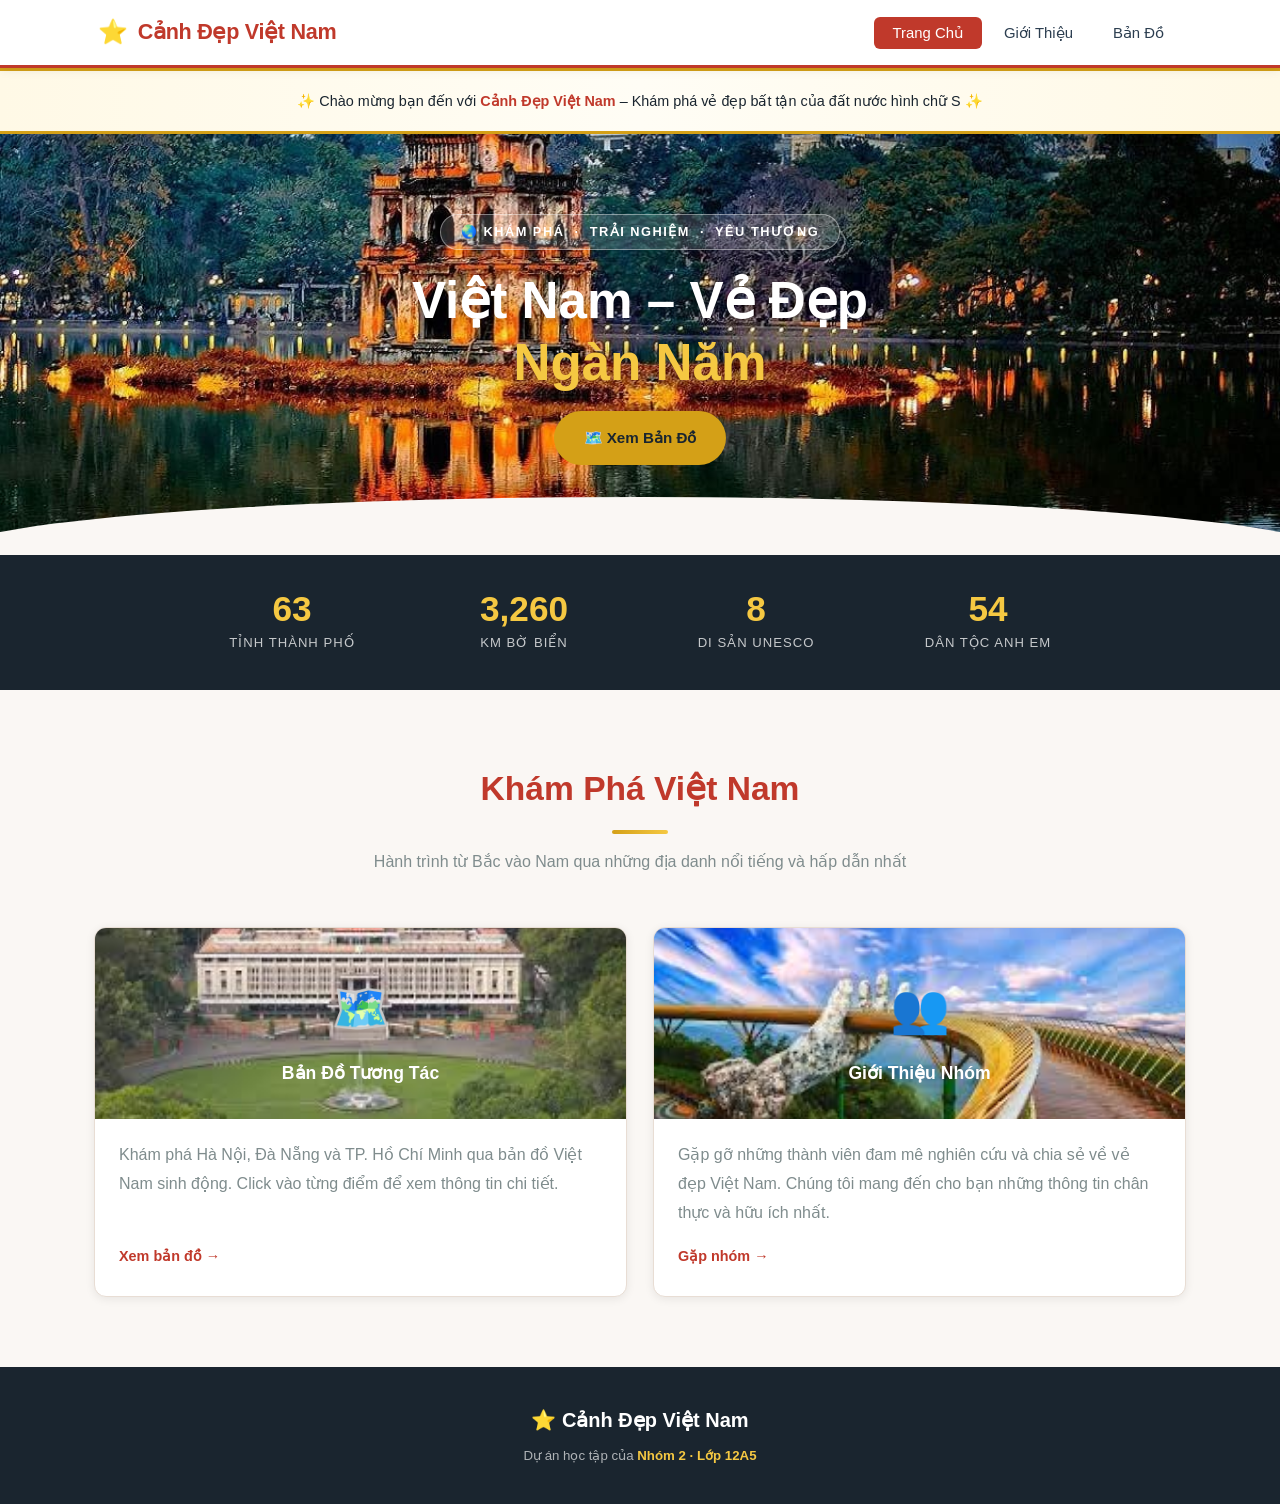
<file: index.html>
<!DOCTYPE html>
<html lang="vi">
<head>
    <meta charset="UTF-8">
    <meta name="viewport" content="width=device-width, initial-scale=1.0">
    <title>Cảnh Đẹp Việt Nam – Trang Chủ</title>
    <link rel="stylesheet" href="style.css">
    <style>
        /* Page-specific styles */
        .welcome-strip {
            background: linear-gradient(90deg, #fff9e6, #fffdf5, #fff9e6);
            border-top: 3px solid var(--gold);
            border-bottom: 3px solid var(--gold);
            padding: 18px 24px;
            text-align: center;
            color: var(--dark);
            font-size: 0.9rem;
            font-weight: 500;
        }

        .welcome-strip strong { color: var(--red); }

        /* Quote section */
        .quote-section {
            background: linear-gradient(135deg, var(--red), var(--red-dark));
            color: var(--white);
            padding: 60px 24px;
            text-align: center;
        }

        .quote-section blockquote {
            font-size: clamp(1.2rem, 3vw, 1.6rem);
            font-style: italic;
            max-width: 700px;
            margin: 0 auto 16px;
            line-height: 1.7;
            opacity: 0.95;
        }

        .quote-section cite {
            font-style: normal;
            opacity: 0.7;
            font-size: 0.9rem;
            letter-spacing: 1px;
        }

        /* Destinations preview */
        .dest-grid {
            display: grid;
            grid-template-columns: repeat(3, 1fr);
            gap: 0;
            border-radius: var(--radius);
            overflow: hidden;
            box-shadow: var(--shadow);
        }

        .dest-item {
            aspect-ratio: 1/1;
            display: flex;
            align-items: flex-end;
            padding: 22px;
            text-decoration: none;
            color: var(--white);
            position: relative;
            overflow: hidden;
            transition: flex 0.4s;
        }

        .dest-item.hanoi   { background: linear-gradient(180deg, rgba(192,57,43,0.3) 0%, rgba(146,43,33,0.85) 100%), #c0392b; }
        .dest-item.danang  { background: linear-gradient(180deg, rgba(26,82,118,0.3) 0%, rgba(13,60,100,0.85) 100%), #1a5276; }
        .dest-item.hcmc    { background: linear-gradient(180deg, rgba(30,132,73,0.3) 0%, rgba(20,90,50,0.85) 100%), #1e8449; }

        .dest-icon {
            position: absolute;
            top: 50%;
            left: 50%;
            transform: translate(-50%, -70%);
            font-size: 3.5rem;
            opacity: 0.7;
            transition: opacity 0.3s, transform 0.3s;
        }

        .dest-item:hover .dest-icon {
            opacity: 0.95;
            transform: translate(-50%, -75%) scale(1.1);
        }

        .dest-info h3 { font-size: 1rem; font-weight: 800; margin-bottom: 2px; }
        .dest-info p  { font-size: 0.78rem; opacity: 0.8; }

        @media (max-width: 600px) {
            .dest-grid { grid-template-columns: 1fr; }
            .dest-item { aspect-ratio: 3/1; }
            .dest-icon { top: 50%; transform: translate(-50%, -50%); }
            .dest-item:hover .dest-icon { transform: translate(-50%, -50%) scale(1.1); }
        }
    </style>
</head>
<body>

<!-- ===== NAVIGATION ===== -->
<nav class="navbar">
    <div class="nav-inner">
        <a href="index.html" class="nav-logo">
            <span class="flag">⭐</span>
            Cảnh Đẹp Việt Nam
        </a>
        <ul class="nav-links">
            <li><a href="index.html" class="active">Trang Chủ</a></li>
            <li><a href="gioi-thieu.html">Giới Thiệu</a></li>
            <li><a href="ban-do.html">Bản Đồ</a></li>
        </ul>
    </div>
</nav>

<!-- ===== WELCOME STRIP ===== -->
<div class="welcome-strip">
    ✨ Chào mừng bạn đến với <strong>Cảnh Đẹp Việt Nam</strong> – Khám phá vẻ đẹp bất tận của đất nước hình chữ S ✨
</div>

<!-- ===== HERO ===== -->
<section class="hero">
    <div class="hero-badge">🌏 Khám Phá &nbsp;·&nbsp; Trải Nghiệm &nbsp;·&nbsp; Yêu Thương</div>
    <h1 class="hero-title">Việt Nam – Vẻ Đẹp<br><em>Ngàn Năm</em></h1>
    <div class="hero-actions">
        <a href="ban-do.html" class="btn btn-gold">🗺️ Xem Bản Đồ</a>
    </div>
</section>

<!-- ===== STATS ===== -->
<div class="stats-bar">
    <div class="stats-inner">
        <div>
            <div class="stat-num">63</div>
            <div class="stat-label">Tỉnh thành phố</div>
        </div>
        <div>
            <div class="stat-num">3,260</div>
            <div class="stat-label">Km bờ biển</div>
        </div>
        <div>
            <div class="stat-num">8</div>
            <div class="stat-label">Di sản UNESCO</div>
        </div>
        <div>
            <div class="stat-num">54</div>
            <div class="stat-label">Dân tộc anh em</div>
        </div>
    </div>
</div>

<!-- ===== FEATURE CARDS ===== -->
<div class="section">
    <div class="section-head">
        <h2>Khám Phá Việt Nam</h2>
        <div class="divider"></div>
        <p>Hành trình từ Bắc vào Nam qua những địa danh nổi tiếng và hấp dẫn nhất</p>
    </div>

    <div class="feature-grid">
        <a href="ban-do.html" class="feature-card">
            <div class="feature-card-left">
                <span class="icon">🗺️</span>
                <h3>Bản Đồ Tương Tác</h3>
            </div>
            <div class="feature-card-body">
                <p>Khám phá Hà Nội, Đà Nẵng và TP. Hồ Chí Minh qua bản đồ Việt Nam sinh động. Click vào từng điểm để xem thông tin chi tiết.</p>
                <span class="feature-card-link">Xem bản đồ →</span>
            </div>
        </a>

        <a href="gioi-thieu.html" class="feature-card">
            <div class="feature-card-right">
                <span class="icon">👥</span>
                <h3>Giới Thiệu Nhóm</h3>
            </div>
            <div class="feature-card-body">
                <p>Gặp gỡ những thành viên đam mê nghiên cứu và chia sẻ về vẻ đẹp Việt Nam. Chúng tôi mang đến cho bạn những thông tin chân thực và hữu ích nhất.</p>
                <span class="feature-card-link">Gặp nhóm →</span>
            </div>
        </a>
    </div>
</div>

<!-- ===== FOOTER ===== -->
<footer>
    <div class="footer-logo">⭐ Cảnh Đẹp Việt Nam</div>
    <p>Dự án học tập của <strong style="color:var(--gold-light)">Nhóm 2 · Lớp 12A5</strong></p>
</footer>
</file>
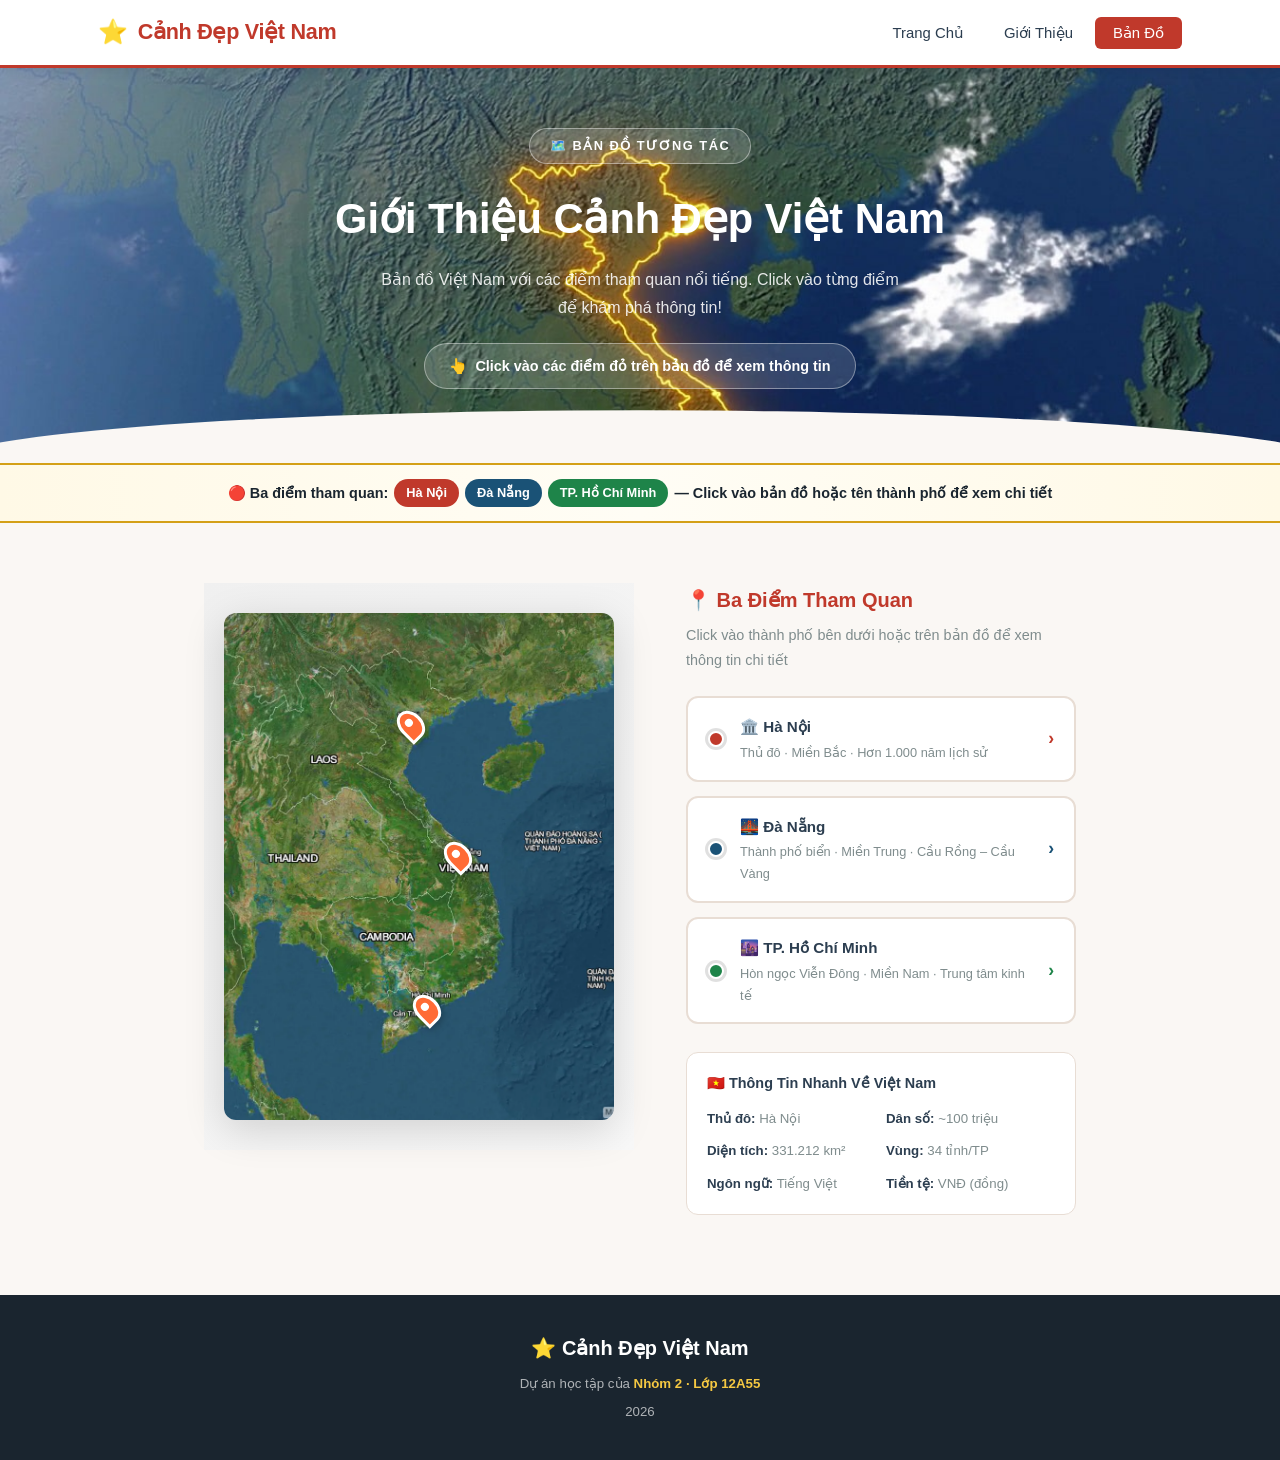
<file: ban-do.html>
<!DOCTYPE html>
<html lang="vi">

<head>
    <meta charset="UTF-8">
    <meta name="viewport" content="width=device-width, initial-scale=1.0">
    <title>Bản Đồ Việt Nam – Cảnh Đẹp Việt Nam</title>
    <link rel="stylesheet" href="style.css">
    <style>
        /* ============================================================
           MAP PAGE – extra styles
           ============================================================ */

        .map-page-wrap {
            flex: 1;
            display: flex;
            flex-direction: column;
        }

        /* ---- Map container with image ---- */
        .map-svg-panel {
            flex: 1;
            display: flex;
            align-items: center;
            justify-content: center;
            padding: 30px 20px;
            background: linear-gradient(135deg, #f0f0f0 0%, #f8f8f8 100%);
            position: relative;
            user-select: none;
        }

        .map-image-wrapper {
            position: relative;
            width: 100%;
            max-width: 500px;
            aspect-ratio: 1 / 1.3;
            border-radius: 12px;
            overflow: hidden;
            box-shadow: 0 10px 40px rgba(0, 0, 0, 0.15);
            transition: transform 0.3s ease;
        }

        .map-image-wrapper:hover {
            transform: translateY(-5px);
            box-shadow: 0 15px 50px rgba(0, 0, 0, 0.2);
        }

        .map-image-wrapper img {
            width: 100%;
            height: 100%;
            object-fit: contain;
            display: block;
            background: white;
        }

        .markers-container {
            position: absolute;
            top: 0;
            left: 0;
            width: 100%;
            height: 100%;
        }

        /* ---- Map markers ---- */
        .map-marker {
            position: absolute;
            width: 50px;
            height: 50px;
            transform: translate(-50%, -50%);
            cursor: pointer;
            z-index: 10;
            transition: all 0.3s cubic-bezier(0.25, 0.46, 0.45, 0.94);
        }

        .map-marker-inner {
            width: 100%;
            height: 100%;
            position: relative;
            display: flex;
            align-items: center;
            justify-content: center;
        }

        /* Marker pin */
        .marker-pin {
            width: 24px;
            height: 32px;
            background: #FF6B35;
            border-radius: 50% 50% 50% 0;
            transform: rotate(-45deg);
            box-shadow: 0 2px 8px rgba(0, 0, 0, 0.3);
            position: relative;
            border: 3px solid white;
        }

        .marker-pin::after {
            content: '';
            position: absolute;
            width: 8px;
            height: 8px;
            background: white;
            border-radius: 50%;
            top: 6px;
            left: 50%;
            transform: translateX(-50%);
        }

        /* Ripple animation */
        .marker-ripple {
            position: absolute;
            width: 50px;
            height: 50px;
            border: 2px solid #FF6B35;
            border-radius: 50%;
            top: 0;
            left: 0;
            opacity: 0;
            animation: markerRipple 2s ease-out infinite;
        }

        .map-marker:nth-child(2) .marker-ripple {
            animation-delay: 0.4s;
        }

        .map-marker:nth-child(3) .marker-ripple {
            animation-delay: 0.8s;
        }

        @keyframes markerRipple {
            0% {
                width: 50px;
                height: 50px;
                top: 0;
                left: 0;
                opacity: 1;
            }

            100% {
                width: 120px;
                height: 120px;
                top: -35px;
                left: -35px;
                opacity: 0;
            }
        }

        /* Hover effect */
        .map-marker:hover .marker-pin {
            background: #FF8C42;
            transform: rotate(-45deg) scale(1.2);
            box-shadow: 0 4px 16px rgba(255, 107, 53, 0.4);
        }

        .map-marker:hover .marker-label {
            opacity: 1;
            transform: translateY(0);
        }

        /* Marker label */
        .marker-label {
            position: absolute;
            top: -50px;
            left: 50%;
            transform: translateX(-50%) translateY(10px);
            opacity: 0;
            transition: all 0.3s ease;
            white-space: nowrap;
            background: #2c3e50;
            color: white;
            padding: 6px 12px;
            border-radius: 4px;
            font-weight: 600;
            font-size: 0.9rem;
            box-shadow: 0 2px 8px rgba(0, 0, 0, 0.2);
        }

        .marker-label::after {
            content: '';
            position: absolute;
            bottom: -4px;
            left: 50%;
            transform: translateX(-50%);
            border-left: 6px solid transparent;
            border-right: 6px solid transparent;
            border-top: 6px solid #2c3e50;
        }

        /* ---- Map legend cards ---- */
        .legend-card-wrap {
            display: flex;
            flex-direction: column;
            gap: 14px;
        }

        .legend-entry {
            display: flex;
            align-items: center;
            gap: 16px;
            background: var(--white);
            border: 2px solid var(--border);
            border-radius: var(--radius);
            padding: 16px 20px;
            text-decoration: none;
            color: var(--text);
            transition: border-color 0.2s, box-shadow 0.2s, transform 0.2s;
        }

        .legend-entry:hover {
            border-color: var(--red);
            box-shadow: var(--shadow-sm);
            transform: translateX(5px);
        }

        .legend-dot-red {
            background: #c0392b;
        }

        .legend-dot-blue {
            background: #1a5276;
        }

        .legend-dot-green {
            background: #1e8449;
        }

        .legend-entry .leg-dot {
            width: 16px;
            height: 16px;
            border-radius: 50%;
            border: 2px solid white;
            box-shadow: 0 0 0 3px rgba(0, 0, 0, 0.12);
            flex-shrink: 0;
        }

        .legend-entry .leg-text h4 {
            font-size: 0.95rem;
            font-weight: 700;
            margin-bottom: 2px;
        }

        .legend-entry .leg-text p {
            font-size: 0.8rem;
            color: var(--text-muted);
        }

        /* ============================================================
           MODAL OVERRIDES (page-specific colours handled in style.css)
           ============================================================ */

        /* highlight which legend entry is active when modal open */
        .location-modal:target~.map-container .legend-entry[data-target="modal-hanoi"],
        .location-modal:target~.map-container .legend-entry[data-target="modal-danang"],
        .location-modal:target~.map-container .legend-entry[data-target="modal-hcmc"] {
            border-color: var(--red);
        }

        /* ============================================================
           MAP SVG COLOURS  (overrides for this page)
           ============================================================ */
        .vn-sea {
            fill: #c8e9f8;
        }

        .vn-land {
            fill: #c8dfc8;
            stroke: #5d8a66;
            stroke-width: 1.2;
            stroke-linejoin: round;
        }

        .vn-label {
            font-size: 8px;
            fill: #2c3e50;
            font-weight: 600;
            font-family: 'Segoe UI', sans-serif;
        }

        /* pin colours per city */
        .pin-hanoi .pin-dot {
            fill: #c0392b;
        }

        .pin-danang .pin-dot {
            fill: #1a5276;
        }

        .pin-hcmc .pin-dot {
            fill: #1e8449;
        }

        .pin-dot {
            stroke: white;
            stroke-width: 2.5;
            cursor: pointer;
            transition: r 0.15s;
        }

        .marker-group:hover .pin-dot {
            r: 10;
        }

        .pin-shadow {
            fill: rgba(0, 0, 0, 0.18);
            rx: 4;
        }

        /* ============================================================
           INSTRUCTION BANNER
           ============================================================ */
        .click-banner {
            display: flex;
            align-items: center;
            justify-content: center;
            gap: 10px;
            background: linear-gradient(90deg, #fff9e6, #fffdf5, #fff9e6);
            border-top: 2px solid var(--gold);
            border-bottom: 2px solid var(--gold);
            padding: 14px 20px;
            font-size: 0.9rem;
            font-weight: 600;
            color: var(--dark);
            text-align: center;
            flex-wrap: wrap;
            gap: 6px;
        }

        .click-banner span.badge {
            background: var(--red);
            color: white;
            padding: 3px 12px;
            border-radius: 20px;
            font-size: 0.8rem;
        }
    </style>
</head>

<body class="map-page-wrap">

    <!-- ===== NAVIGATION ===== -->
    <nav class="navbar">
        <div class="nav-inner">
            <a href="index.html" class="nav-logo">
                <span class="flag">⭐</span>
                Cảnh Đẹp Việt Nam
            </a>
            <ul class="nav-links">
                <li><a href="index.html">Trang Chủ</a></li>
                <li><a href="gioi-thieu.html">Giới Thiệu</a></li>
                <li><a href="ban-do.html" class="active">Bản Đồ</a></li>
            </ul>
        </div>
    </nav>

    <!-- ===== HERO ===== -->
    <header class="map-hero">
        <div class="hero-badge">🗺️ Bản Đồ Tương Tác</div>
        <h1>Giới Thiệu Cảnh Đẹp Việt Nam</h1>
        <p>Bản đồ Việt Nam với các điểm tham quan nổi tiếng. Click vào từng điểm để khám phá thông tin!</p>
        <div class="map-hint">
            <span>👆</span> Click vào các điểm đỏ trên bản đồ để xem thông tin
        </div>
    </header>

    <!-- ===== CLICK INSTRUCTION STRIP ===== -->
    <div class="click-banner">
        <span>🔴 Ba điểm tham quan:</span>
        <span class="badge">Hà Nội</span>
        <span class="badge" style="background:#1a5276;">Đà Nẵng</span>
        <span class="badge" style="background:#1e8449;">TP. Hồ Chí Minh</span>
        <span>— Click vào bản đồ hoặc tên thành phố để xem chi tiết</span>
    </div>

    <!-- ============================================================
     CSS :target MODALS  (must be BEFORE the content they overlay)
     ============================================================ -->

    <!-- MODAL – HÀ NỘI -->
    <div class="location-modal" id="modal-hanoi">
        <div class="modal-box">
            <div class="modal-header hanoi">
                <a href="#" class="modal-close" title="Đóng">✕</a>
                <span class="modal-icon">🏛️</span>
                <h2>Hà Nội</h2>
                <div class="city-sub">Thủ đô · Miền Bắc · 21°02'B – 105°51'Đ</div>
            </div>
            <div class="modal-body">
                <p class="modal-desc">
                    Hà Nội – thủ đô của nước Cộng hòa Xã hội Chủ nghĩa Việt Nam, là trái tim
                    chính trị, văn hóa và trung tâm lớn về giáo dục, khoa học của cả nước.
                    Thành phố hơn <strong>1.000 năm tuổi</strong> lưu giữ trong mình hàng trăm di tích
                    lịch sử, công trình kiến trúc và danh lam thắng cảnh.
                </p>
                <div class="modal-facts">
                    <div class="fact">
                        <div class="f-label">Dân số</div>
                        <div class="f-val">~ 8,5 triệu người</div>
                    </div>
                    <div class="fact">
                        <div class="f-label">Diện tích</div>
                        <div class="f-val">3.358,6 km²</div>
                    </div>
                    <div class="fact">
                        <div class="f-label">Thành lập</div>
                        <div class="f-val">1010 (Thăng Long)</div>
                    </div>
                    <div class="fact">
                        <div class="f-label">Khí hậu</div>
                        <div class="f-val">Nhiệt đới gió mùa</div>
                    </div>
                </div>
                <div class="modal-spots-title">🌟 Điểm tham quan nổi bật:</div>
                <div class="spots-tags">
                    <span>🏯 Văn Miếu – Quốc Tử Giám</span>
                    <span>🌊 Hồ Hoàn Kiếm</span>
                    <span>🏛️ Lăng Chủ tịch Hồ Chí Minh</span>
                    <span>🕌 Tháp Rùa</span>
                    <span>🎪 Phố cổ Hà Nội 36 phố phường</span>
                    <span>🌸 Hồ Tây</span>
                </div>
            </div>
        </div>
    </div>

    <!-- MODAL – ĐÀ NẴNG -->
    <div class="location-modal" id="modal-danang">
        <div class="modal-box">
            <div class="modal-header danang">
                <a href="#" class="modal-close" title="Đóng">✕</a>
                <span class="modal-icon">🌉</span>
                <h2>Đà Nẵng</h2>
                <div class="city-sub">Thành phố biển · Miền Trung · 16°04'B – 108°13'Đ</div>
            </div>
            <div class="modal-body">
                <p class="modal-desc">
                    Đà Nẵng – thành phố đáng sống nhất Việt Nam, nằm bên bờ biển Đông thơ mộng.
                    Với những cây cầu hiện đại, bãi biển trải dài và núi Ngũ Hành Sơn huyền bí,
                    Đà Nẵng là điểm đến thu hút <strong>hàng triệu du khách</strong> mỗi năm.
                </p>
                <div class="modal-facts">
                    <div class="fact">
                        <div class="f-label">Dân số</div>
                        <div class="f-val">~ 1,3 triệu người</div>
                    </div>
                    <div class="fact">
                        <div class="f-label">Diện tích</div>
                        <div class="f-val">1.285,4 km²</div>
                    </div>
                    <div class="fact">
                        <div class="f-label">Bờ biển</div>
                        <div class="f-val">92 km</div>
                    </div>
                    <div class="fact">
                        <div class="f-label">Khí hậu</div>
                        <div class="f-val">Nhiệt đới gió mùa</div>
                    </div>
                </div>
                <div class="modal-spots-title">🌟 Điểm tham quan nổi bật:</div>
                <div class="spots-tags">
                    <span>🌉 Cầu Rồng phun lửa</span>
                    <span>⛰️ Bán đảo Sơn Trà</span>
                    <span>🏖️ Bãi biển Mỹ Khê</span>
                    <span>🗻 Ngũ Hành Sơn</span>
                    <span>🌁 Cầu Vàng Ba Na Hills</span>
                    <span>🏛️ Bảo tàng Chăm</span>
                </div>
            </div>
        </div>
    </div>

    <!-- MODAL – HỒ CHÍ MINH -->
    <div class="location-modal" id="modal-hcmc">
        <div class="modal-box">
            <div class="modal-header hcmc">
                <a href="#" class="modal-close" title="Đóng">✕</a>
                <span class="modal-icon">🌆</span>
                <h2>TP. Hồ Chí Minh</h2>
                <div class="city-sub">Hòn ngọc Viễn Đông · Miền Nam · 10°46'B – 106°42'Đ</div>
            </div>
            <div class="modal-body">
                <p class="modal-desc">
                    TP. Hồ Chí Minh (Sài Gòn) – thành phố lớn nhất Việt Nam, trung tâm kinh tế,
                    thương mại sầm uất của cả nước. Nơi đây là sự giao thoa giữa hiện đại và truyền thống,
                    nơi những tòa nhà chọc trời đứng cạnh những ngôi chùa <strong>hàng trăm năm tuổi</strong>.
                </p>
                <div class="modal-facts">
                    <div class="fact">
                        <div class="f-label">Dân số</div>
                        <div class="f-val">~ 13 triệu người</div>
                    </div>
                    <div class="fact">
                        <div class="f-label">Diện tích</div>
                        <div class="f-val">2.061,3 km²</div>
                    </div>
                    <div class="fact">
                        <div class="f-label">GDP</div>
                        <div class="f-val">30% cả nước</div>
                    </div>
                    <div class="fact">
                        <div class="f-label">Khí hậu</div>
                        <div class="f-val">Nhiệt đới, 2 mùa</div>
                    </div>
                </div>
                <div class="modal-spots-title">🌟 Điểm tham quan nổi bật:</div>
                <div class="spots-tags">
                    <span>🏛️ Dinh Độc Lập</span>
                    <span>⛪ Nhà thờ Đức Bà</span>
                    <span>📮 Bưu điện Trung tâm</span>
                    <span>🌃 Phố đi bộ Nguyễn Huệ</span>
                    <span>🛕 Chùa Ngọc Hoàng</span>
                    <span>🏙️ Landmark 81</span>
                </div>
            </div>
        </div>
    </div>

    <!-- ===== MAP CONTENT ===== -->
    <div class="map-container">

        <div class="map-layout">

            <!-- ===== VIETNAM MAP WITH MARKERS ===== -->
            <div class="map-svg-panel">
                <div class="map-image-wrapper">
                    <img src="img/iotlink-map4d-ban-do-ve-tinh-viet-nam-01.webp" alt="Bản đồ Việt Nam" style="object-fit: cover;
                    object-position: 65% 30%;">

                    <!-- Markers Container -->
                    <div class="markers-container">

                        <!-- HÀ NỘI Marker  -->
                        <a href="#modal-hanoi" class="map-marker" style="top: 22%; left: 48%;" title="Hà Nội">
                            <div class="map-marker-inner">
                                <div class="marker-ripple"></div>
                                <div class="marker-pin"></div>
                                <div class="marker-label">🏛️ Hà Nội</div>
                            </div>
                        </a>

                        <!-- ĐÀ NẴNG Marker  -->
                        <a href="#modal-danang" class="map-marker" style="top: 48%; left: 60%;" title="Đà Nẵng">
                            <div class="map-marker-inner">
                                <div class="marker-ripple"></div>
                                <div class="marker-pin"></div>
                                <div class="marker-label">🌉 Đà Nẵng</div>
                            </div>
                        </a>

                        <!-- TP. HỒ CHÍ MINH Marker  -->
                        <a href="#modal-hcmc" class="map-marker" style="top: 78%; left: 52%;" title="TP. Hồ Chí Minh">
                            <div class="map-marker-inner">
                                <div class="marker-ripple"></div>
                                <div class="marker-pin"></div>
                                <div class="marker-label">🌆 TP.HCM</div>
                            </div>
                        </a>

                    </div>
                </div>
            </div><!-- end map-svg-panel -->

            <!-- ===== LEGEND PANEL ===== -->
            <div class="map-legend-panel">
                <div class="legend-title">📍 Ba Điểm Tham Quan</div>
                <div class="legend-subtitle">Click vào thành phố bên dưới hoặc trên bản đồ để xem thông tin chi tiết
                </div>

                <div class="legend-card-wrap">

                    <a href="#modal-hanoi" class="legend-entry" data-target="modal-hanoi">
                        <span class="leg-dot legend-dot-red"></span>
                        <div class="leg-text">
                            <h4>🏛️ Hà Nội</h4>
                            <p>Thủ đô · Miền Bắc · Hơn 1.000 năm lịch sử</p>
                        </div>
                        <span style="margin-left:auto; color:var(--red); font-weight:700; font-size:1.1rem;">›</span>
                    </a>

                    <a href="#modal-danang" class="legend-entry" data-target="modal-danang">
                        <span class="leg-dot legend-dot-blue"></span>
                        <div class="leg-text">
                            <h4>🌉 Đà Nẵng</h4>
                            <p>Thành phố biển · Miền Trung · Cầu Rồng – Cầu Vàng</p>
                        </div>
                        <span style="margin-left:auto; color:#1a5276; font-weight:700; font-size:1.1rem;">›</span>
                    </a>

                    <a href="#modal-hcmc" class="legend-entry" data-target="modal-hcmc">
                        <span class="leg-dot legend-dot-green"></span>
                        <div class="leg-text">
                            <h4>🌆 TP. Hồ Chí Minh</h4>
                            <p>Hòn ngọc Viễn Đông · Miền Nam · Trung tâm kinh tế</p>
                        </div>
                        <span style="margin-left:auto; color:#1e8449; font-weight:700; font-size:1.1rem;">›</span>
                    </a>

                </div><!-- end legend-card-wrap -->

                <!-- Quick fact strip -->
                <div style="
                margin-top: 28px;
                background: var(--white);
                border: 1px solid var(--border);
                border-radius: var(--radius);
                padding: 18px 20px;
            ">
                    <div style="font-weight:800; font-size:0.9rem; margin-bottom:12px; color:var(--text);">
                        🇻🇳 Thông Tin Nhanh Về Việt Nam
                    </div>
                    <div style="display:grid; grid-template-columns:1fr 1fr; gap:10px;">
                        <div style="font-size:0.83rem; color:var(--text-muted);">
                            <strong style="color:var(--text);">Thủ đô:</strong> Hà Nội
                        </div>
                        <div style="font-size:0.83rem; color:var(--text-muted);">
                            <strong style="color:var(--text);">Dân số:</strong> ~100 triệu
                        </div>
                        <div style="font-size:0.83rem; color:var(--text-muted);">
                            <strong style="color:var(--text);">Diện tích:</strong> 331.212 km²
                        </div>
                        <div style="font-size:0.83rem; color:var(--text-muted);">
                            <strong style="color:var(--text);">Vùng:</strong> 34 tỉnh/TP
                        </div>
                        <div style="font-size:0.83rem; color:var(--text-muted);">
                            <strong style="color:var(--text);">Ngôn ngữ:</strong> Tiếng Việt
                        </div>
                        <div style="font-size:0.83rem; color:var(--text-muted);">
                            <strong style="color:var(--text);">Tiền tệ:</strong> VNĐ (đồng)
                        </div>
                    </div>
                </div>

            </div><!-- end map-legend-panel -->

        </div><!-- end map-layout -->

    </div><!-- end map-container -->

    <!-- ===== FOOTER ===== -->
    <footer>
        <div class="footer-logo">⭐ Cảnh Đẹp Việt Nam</div>
        <p>Dự án học tập của <strong style="color:var(--gold-light)">Nhóm 2 · Lớp 12A55</strong></p>
        <p style="margin-top:6px;">2026</p>
    </footer>

</body>

</html>
</file>
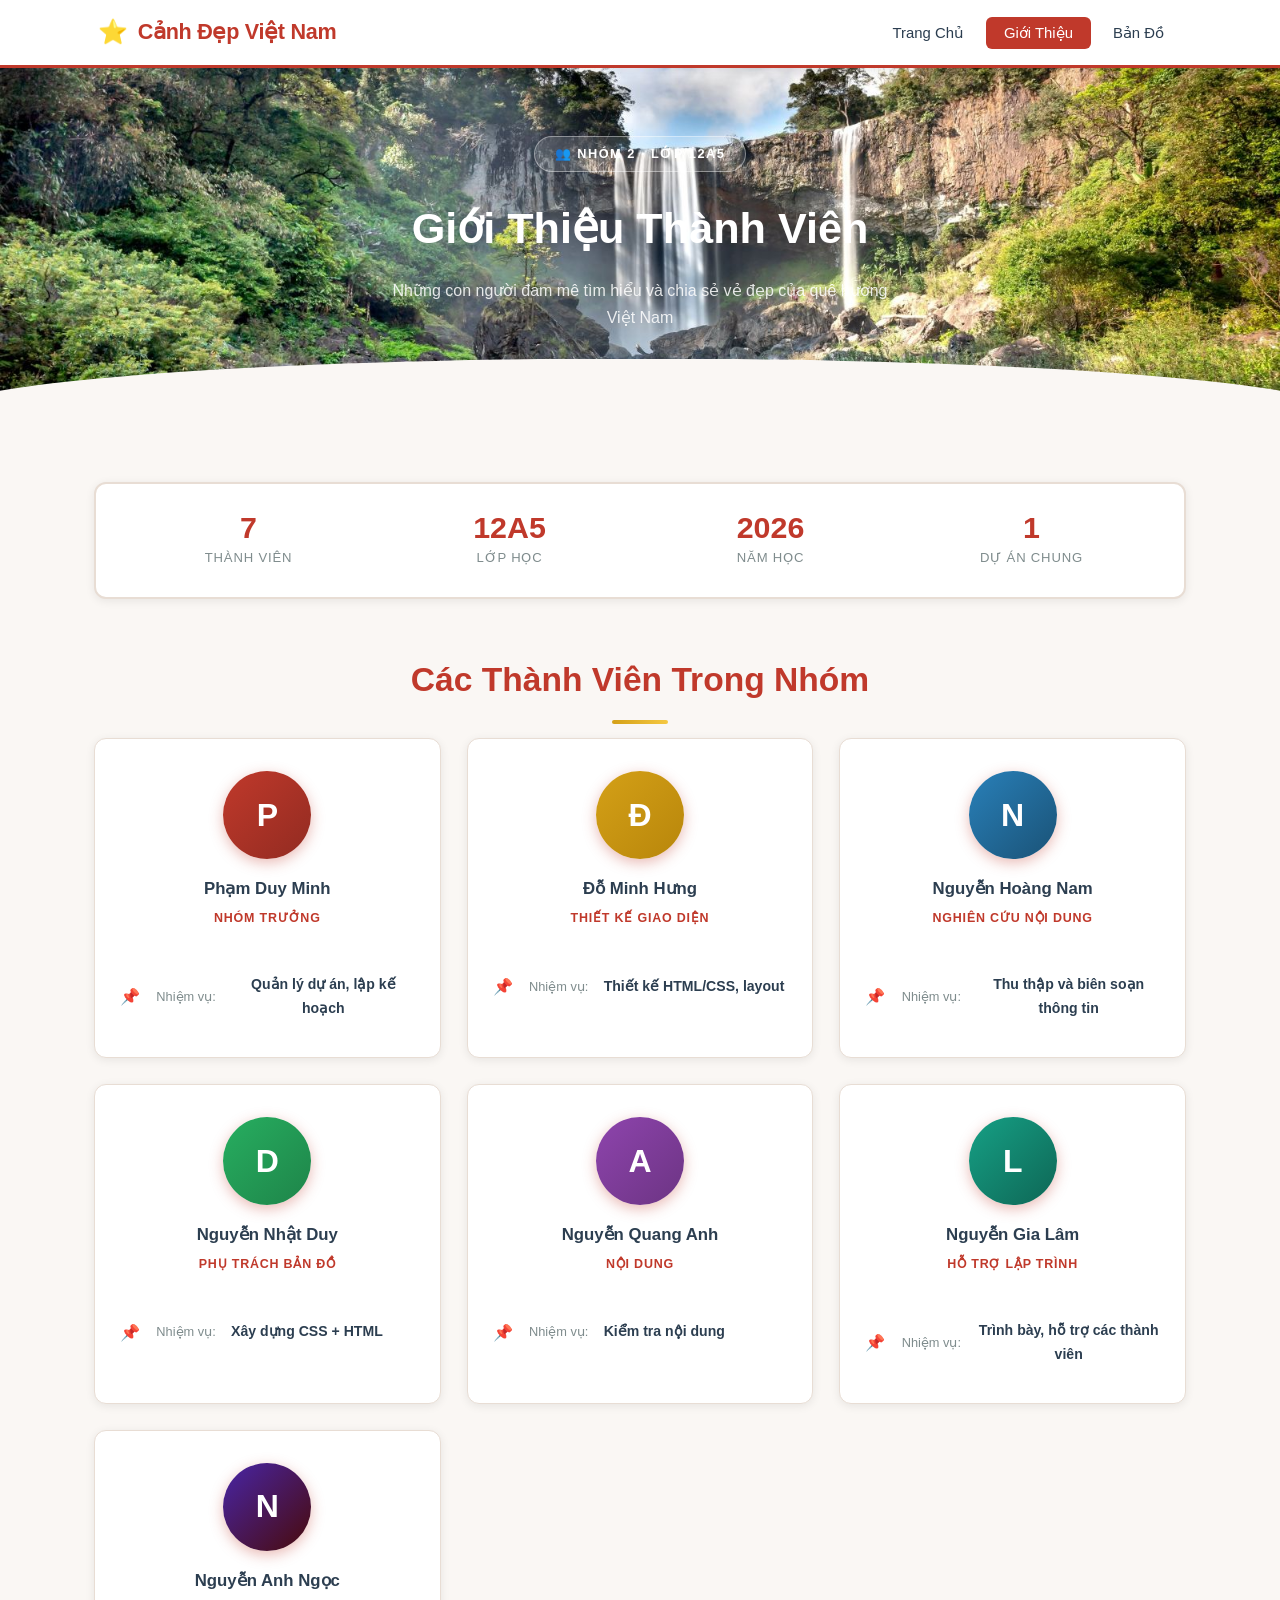
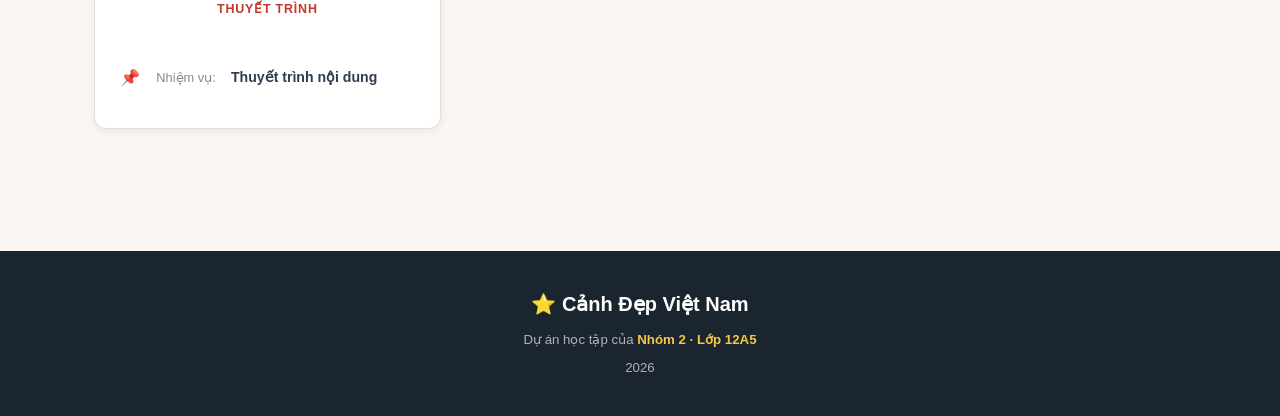
<file: gioi-thieu.html>
<!DOCTYPE html>
<html lang="vi">

<head>
    <meta charset="UTF-8">
    <meta name="viewport" content="width=device-width, initial-scale=1.0">
    <title>Giới Thiệu Thành Viên – Nhóm 2</title>
    <link rel="stylesheet" href="style.css">
    <style>
        /* Page-specific styles */
        .member-hero {
            background-image: url("img/hinh-nen-viet-nam-4k05.jpg");
            background-size: cover;
            background-position: center;
            color: var(--white);
            text-align: center;
            padding: 68px 24px 80px;
            position: relative;
            overflow: hidden;
        }

        .member-hero::after {
            content: '';
            position: absolute;
            bottom: -2px;
            left: 0;
            width: 100%;
            height: 55px;
            background: var(--bg);
            clip-path: ellipse(55% 100% at 50% 100%);
        }

        .member-hero h1 {
            font-size: clamp(1.8rem, 4vw, 2.7rem);
            font-weight: 900;
            margin-bottom: 12px;
        }

        .member-hero p {
            opacity: 0.85;
            max-width: 520px;
            margin: 0 auto;
            font-size: 1rem;
        }

        .group-info-card {
            background: var(--white);
            border-radius: var(--radius);
            padding: 28px 32px;
            border: 2px solid var(--border);
            box-shadow: var(--shadow-sm);
            display: grid;
            grid-template-columns: repeat(auto-fit, minmax(160px, 1fr));
            gap: 20px;
            margin-bottom: 52px;
            text-align: center;
        }

        .group-info-item .gi-num {
            font-size: 1.9rem;
            font-weight: 900;
            color: var(--red);
            line-height: 1;
        }

        .group-info-item .gi-label {
            font-size: 0.82rem;
            color: var(--text-muted);
            margin-top: 5px;
            text-transform: uppercase;
            letter-spacing: 0.8px;
        }

        .member-card-extended {
            background: var(--white);
            border-radius: var(--radius);
            overflow: hidden;
            box-shadow: var(--shadow-sm);
            border: 1px solid var(--border);
            transition: transform 0.3s, box-shadow 0.3s;
        }

        .member-card-extended:hover {
            transform: translateY(-5px);
            box-shadow: var(--shadow);
        }

        .member-card-top {
            padding: 32px 24px 24px;
            text-align: center;
        }

        .member-card-body {
            padding: 0 24px 28px;
        }

        .member-detail-row {
            display: flex;
            align-items: center;
            gap: 10px;
            padding: 8px 0;
            border-bottom: 1px solid var(--border);
            font-size: 0.88rem;
        }

        .member-detail-row:last-child {
            border-bottom: none;
        }

        .member-detail-row .d-icon {
            font-size: 1rem;
            flex-shrink: 0;
            width: 22px;
            text-align: center;
        }

        .member-detail-row .d-label {
            color: var(--text-muted);
            min-width: 70px;
            font-size: 0.8rem;
        }

        .member-detail-row .d-val {
            font-weight: 600;
        }

        .team-note {
            background: linear-gradient(135deg, #fff9e6, #fffdf5);
            border: 2px solid var(--gold);
            border-radius: var(--radius);
            padding: 32px;
            text-align: center;
            margin-top: 52px;
        }

        .team-note h3 {
            font-size: 1.25rem;
            font-weight: 800;
            color: var(--dark);
            margin-bottom: 12px;
        }

        .team-note p {
            color: var(--text-muted);
            line-height: 1.8;
            max-width: 600px;
            margin: 0 auto;
        }
    </style>
</head>

<body>

    <!-- ===== NAVIGATION ===== -->
    <nav class="navbar">
        <div class="nav-inner">
            <a href="index.html" class="nav-logo">
                <span class="flag">⭐</span>
                Cảnh Đẹp Việt Nam
            </a>
            <ul class="nav-links">
                <li><a href="index.html">Trang Chủ</a></li>
                <li><a href="gioi-thieu.html" class="active">Giới Thiệu</a></li>
                <li><a href="ban-do.html">Bản Đồ</a></li>
            </ul>
        </div>
    </nav>

    <!-- ===== HERO ===== -->
    <header class="member-hero">
        <div class="hero-badge">👥 Nhóm 2 · Lớp 12A5</div>
        <h1>Giới Thiệu Thành Viên</h1>
        <p>Những con người đam mê tìm hiểu và chia sẻ vẻ đẹp của quê hương Việt Nam</p>
    </header>

    <!-- ===== MAIN CONTENT ===== -->
    <main>
        <div class="section">

            <!-- Group info summary -->
            <div class="group-info-card">
                <div class="group-info-item">
                    <div class="gi-num">7</div>
                    <div class="gi-label">Thành viên</div>
                </div>
                <div class="group-info-item">
                    <div class="gi-num">12A5</div>
                    <div class="gi-label">Lớp học</div>
                </div>
                <div class="group-info-item">
                    <div class="gi-num">2026</div>
                    <div class="gi-label">Năm học</div>
                </div>
                <div class="group-info-item">
                    <div class="gi-num">1</div>
                    <div class="gi-label">Dự án chung</div>
                </div>
            </div>

            <!-- Section heading -->
            <div class="section-head">
                <h2>Các Thành Viên Trong Nhóm</h2>
                <div class="divider"></div>
            

            <!-- Member grid -->
            <div style="display: grid; grid-template-columns: repeat(auto-fit, minmax(280px, 1fr)); gap: 26px;">

                <!-- Member 1 -->
                <div class="member-card-extended">
                    <div class="member-card-top">
                        <div class="member-avatar av-1" style="margin:0 auto 16px;">P</div>
                        <div class="member-name">Phạm Duy Minh</div>
                        <div class="member-role">Nhóm Trưởng</div>
                    </div>
                    <div class="member-card-body">
                        <div class="member-detail-row">
                            <span class="d-icon">📌</span>
                            <span class="d-label">Nhiệm vụ:</span>
                            <span class="d-val">Quản lý dự án, lập kế hoạch</span>
                        </div>
                    </div>
                </div>

                <!-- Member 2 -->
                <div class="member-card-extended">
                    <div class="member-card-top">
                        <div class="member-avatar av-2" style="margin:0 auto 16px;">Đ</div>
                        <div class="member-name">Đỗ Minh Hưng</div>
                        <div class="member-role">Thiết Kế Giao Diện</div>
                    </div>
                    <div class="member-card-body">
                        <div class="member-detail-row">
                            <span class="d-icon">📌</span>
                            <span class="d-label">Nhiệm vụ:</span>
                            <span class="d-val">Thiết kế HTML/CSS, layout</span>
                        </div>
                    </div>
                </div>

                <!-- Member 3 -->
                <div class="member-card-extended">
                    <div class="member-card-top">
                        <div class="member-avatar av-3" style="margin:0 auto 16px;">N</div>
                        <div class="member-name">Nguyễn Hoàng Nam</div>
                        <div class="member-role">Nghiên Cứu Nội Dung</div>
                    </div>
                    <div class="member-card-body">
                        <div class="member-detail-row">
                            <span class="d-icon">📌</span>
                            <span class="d-label">Nhiệm vụ:</span>
                            <span class="d-val">Thu thập và biên soạn thông tin</span>
                        </div>
                        
                    </div>
                </div>

                <!-- Member 4 -->
                <div class="member-card-extended">
                    <div class="member-card-top">
                        <div class="member-avatar av-4" style="margin:0 auto 16px;">D</div>
                        <div class="member-name">Nguyễn Nhật Duy</div>
                        <div class="member-role">Phụ Trách Bản Đồ</div>
                    </div>
                    <div class="member-card-body">
                        <div class="member-detail-row">
                            <span class="d-icon">📌</span>
                            <span class="d-label">Nhiệm vụ:</span>
                            <span class="d-val">Xây dựng CSS + HTML</span>
                        </div>
                    </div>
                </div>

                <!-- Member 5 -->
                <div class="member-card-extended">
                    <div class="member-card-top">
                        <div class="member-avatar av-5" style="margin:0 auto 16px;">A</div>
                        <div class="member-name">Nguyễn Quang Anh</div>
                        <div class="member-role">Nội dung</div>
                    </div>
                    <div class="member-card-body">
                        <div class="member-detail-row">
                            <span class="d-icon">📌</span>
                            <span class="d-label">Nhiệm vụ:</span>
                            <span class="d-val">Kiểm tra nội dung</span>
                        </div>
                    </div>
                </div>

                <!-- Member 6 -->
                <div class="member-card-extended">
                    <div class="member-card-top">
                        <div class="member-avatar av-6" style="margin:0 auto 16px;">L</div>
                        <div class="member-name">Nguyễn Gia Lâm</div>
                        <div class="member-role"> Hỗ Trợ lập trình</div>
                    </div>
                    <div class="member-card-body">
                        <div class="member-detail-row">
                            <span class="d-icon">📌</span>
                            <span class="d-label">Nhiệm vụ:</span>
                            <span class="d-val">Trình bày, hỗ trợ các thành viên</span>
                        </div>
                    </div>
                </div>


                <!-- Member 7 -->   
                <div class="member-card-extended">
                    <div class="member-card-top">
                        <div class="member-avatar av-7" style="margin:0 auto 16px;">N</div>
                        <div class="member-name">Nguyễn Anh Ngọc</div>
                        <div class="member-role">Thuyết Trình</div>
                    </div>
                    <div class="member-card-body">
                        <div class="member-detail-row">
                            <span class="d-icon">📌</span>
                            <span class="d-label">Nhiệm vụ:</span>
                            <span class="d-val">Thuyết trình nội dung</span>
                        </div>
                    </div>
                </div>
            </div>
        </div><!-- end section -->
    </main>

    <!-- ===== FOOTER ===== -->
    <footer>
        <div class="footer-logo">⭐ Cảnh Đẹp Việt Nam</div>
        <p>Dự án học tập của <strong style="color:var(--gold-light)">Nhóm 2 · Lớp 12A5</strong></p>
        <p style="margin-top:6px;"> 2026</p>
    </footer>

</body>

</html>
</file>
<file: style.css>
/* ============================================
   CẢNH ĐẸP VIỆT NAM – Shared Styles
   ============================================ */

/* --- Variables --- */
:root {
    --red: #c0392b;
    --red-dark: #922b21;
    --red-light: #e74c3c;
    --gold: #d4a017;
    --gold-light: #f5c842;
    --dark: #1a252f;
    --text: #2c3e50;
    --text-muted: #7f8c8d;
    --bg: #faf7f4;
    --white: #ffffff;
    --border: #e8ddd4;
    --sea: #c8e6f5;
    --land: #c8dfc8;
    --land-stroke: #5d8a66;
    --shadow-sm: 0 2px 10px rgba(0, 0, 0, 0.08);
    --shadow: 0 6px 24px rgba(0, 0, 0, 0.14);
    --radius: 12px;
    --nav-h: 68px;
}

/* --- Reset --- */
*,
*::before,
*::after {
    margin: 0;
    padding: 0;
    box-sizing: border-box;
}

html {
    scroll-behavior: smooth;
}

body {
    font-family: 'Segoe UI', Tahoma, Geneva, Verdana, sans-serif;
    background: var(--bg);
    color: var(--text);
    line-height: 1.7;
    min-height: 100vh;
    display: flex;
    flex-direction: column;
}

img {
    max-width: 100%;
    display: block;
}

a {
    color: inherit;
}

/* ============================================
   NAVIGATION
   ============================================ */
.navbar {
    position: sticky;
    top: 0;
    z-index: 200;
    height: var(--nav-h);
    background: var(--white);
    border-bottom: 3px solid var(--red);
    box-shadow: var(--shadow-sm);
    display: flex;
    align-items: center;
}

.nav-inner {
    max-width: 1140px;
    margin: 0 auto;
    padding: 0 28px;
    width: 100%;
    display: flex;
    align-items: center;
    justify-content: space-between;
}

.nav-logo {
    font-size: 1.35rem;
    font-weight: 800;
    color: var(--red);
    text-decoration: none;
    display: flex;
    align-items: center;
    gap: 10px;
    letter-spacing: -0.3px;
}

.nav-logo span.flag {
    font-size: 1.5rem;
}

.nav-links {
    list-style: none;
    display: flex;
    gap: 4px;
}

.nav-links li a {
    text-decoration: none;
    color: var(--text);
    font-weight: 500;
    font-size: 0.93rem;
    padding: 8px 18px;
    border-radius: 6px;
    transition: background 0.2s, color 0.2s;
}

.nav-links li a:hover,
.nav-links li a.active {
    background: var(--red);
    color: var(--white);
}

/* ============================================
   HERO BANNER
   ============================================ */
.hero {
    background-image: url(img/hồ\ gươm.jpg);
    background-size: cover;
    background-position: center;
    color: var(--white);
    text-align: center;
    padding: 80px 24px 90px;
    position: relative;
    overflow: hidden;
}

.hero::after {
    content: '';
    position: absolute;
    bottom: -2px;
    left: 0;
    width: 100%;
    height: 60px;
    background: var(--bg);
    clip-path: ellipse(55% 100% at 50% 100%);
}

.hero-badge {
    display: inline-block;
    background: rgba(255, 255, 255, 0.15);
    border: 1px solid rgba(255, 255, 255, 0.4);
    border-radius: 30px;
    padding: 6px 20px;
    font-size: 0.8rem;
    letter-spacing: 1.5px;
    text-transform: uppercase;
    margin-bottom: 20px;
    font-weight: 600;
}

.hero-title {
    font-size: clamp(2rem, 5vw, 3.2rem);
    font-weight: 900;
    line-height: 1.2;
    margin-bottom: 18px;
    text-shadow: 0 2px 8px rgba(0, 0, 0, 0.25);
}

.hero-title em {
    font-style: normal;
    color: var(--gold-light);
}

.hero-desc {
    font-size: 1.05rem;
    opacity: 0.9;
    max-width: 560px;
    margin: 0 auto 36px;
    line-height: 1.8;
}

.hero-actions {
    display: flex;
    gap: 14px;
    justify-content: center;
    flex-wrap: wrap;
}

.btn {
    display: inline-block;
    padding: 14px 30px;
    border-radius: 30px;
    font-weight: 700;
    font-size: 0.95rem;
    text-decoration: none;
    transition: transform 0.2s, box-shadow 0.2s;
}

.btn:hover {
    transform: translateY(-2px);
    box-shadow: 0 8px 22px rgba(0, 0, 0, 0.25);
}

.btn-gold {
    background: var(--gold);
    color: var(--dark);
}

.btn-outline {
    background: transparent;
    color: var(--white);
    border: 2px solid rgba(255, 255, 255, 0.7);
}

.btn-outline:hover {
    background: rgba(255, 255, 255, 0.1);
}

/* ============================================
   GENERIC SECTION
   ============================================ */
.section {
    padding: 70px 24px;
    max-width: 1140px;
    margin: 0 auto;
    width: 100%;
}

.section-head {
    text-align: center;
    margin-bottom: 52px;
}

.section-head h2 {
    font-size: clamp(1.6rem, 3vw, 2.1rem);
    font-weight: 800;
    color: var(--red);
    margin-bottom: 10px;
}

.section-head p {
    color: var(--text-muted);
    font-size: 1rem;
}

.divider {
    width: 56px;
    height: 4px;
    background: linear-gradient(90deg, var(--gold), var(--gold-light));
    border-radius: 2px;
    margin: 12px auto 14px;
}

/* ============================================
   FEATURE CARDS (Homepage)
   ============================================ */
.feature-grid {
    display: grid;
    grid-template-columns: repeat(auto-fit, minmax(240px, 1fr));
    gap: 26px;
}

.feature-card {
    background: var(--white);
    border-radius: var(--radius);
    overflow: hidden;
    box-shadow: var(--shadow-sm);
    border: 1px solid var(--border);
    transition: transform 0.3s, box-shadow 0.3s;
    text-decoration: none;
    color: var(--text);
    display: flex;
    flex-direction: column;
}

.feature-card:hover {
    transform: translateY(-5px);
    box-shadow: var(--shadow);
}

.feature-card-left {
    padding: 40px 24px 30px;
    background-image: url("img/dinh độc lập.jpg");
    background-size: cover;
    background-position: center;
    color: var(--white);
    text-align: center;
}

.feature-card-left .icon {
    font-size: 3rem;
    margin-bottom: 10px;
    display: block;
}

.feature-card-left h3 {
    font-size: 1.1rem;
    font-weight: 700;
}

.feature-card-right {
    padding: 40px 24px 30px;
    background-image: url("img/cầu vàng.jpg");
    background-size: cover;
    background-position: center;
    color: var(--white);
    text-align: center;
}

.feature-card-right .icon {
    font-size: 3rem;
    margin-bottom: 10px;
    display: block;
}

.feature-card-right h3 {
    font-size: 1.1rem;
    font-weight: 700;
}

.feature-card-body {
    padding: 22px 24px 28px;
    flex: 1;
    display: flex;
    flex-direction: column;
}

.feature-card-body p {
    color: var(--text-muted);
    line-height: 1.8;
    flex: 1;
}

.feature-card-link {
    display: inline-flex;
    align-items: center;
    gap: 6px;
    margin-top: 16px;
    color: var(--red);
    font-weight: 700;
    font-size: 0.9rem;
    text-decoration: none;
}

/* ============================================
   STATS BAR (Homepage)
   ============================================ */
.stats-bar {
    background: var(--dark);
    color: var(--white);
    padding: 36px 24px;
}

.stats-inner {
    max-width: 900px;
    margin: 0 auto;
    display: grid;
    grid-template-columns: repeat(auto-fit, minmax(160px, 1fr));
    gap: 28px;
    text-align: center;
}

.stat-num {
    font-size: 2.2rem;
    font-weight: 900;
    color: var(--gold-light);
    line-height: 1;
}

.stat-label {
    font-size: 0.82rem;
    opacity: 0.75;
    margin-top: 6px;
    text-transform: uppercase;
    letter-spacing: 1px;
}

/* ============================================
   MEMBER CARDS
   ============================================ */
.member-grid {
    display: grid;
    grid-template-columns: repeat(auto-fit, minmax(220px, 1fr));
    gap: 26px;
}

.member-card {
    background: var(--white);
    border-radius: var(--radius);
    padding: 36px 24px 28px;
    text-align: center;
    box-shadow: var(--shadow-sm);
    border: 1px solid var(--border);
    transition: transform 0.3s, box-shadow 0.3s;
}

.member-card:hover {
    transform: translateY(-5px);
    box-shadow: var(--shadow);
}

.member-avatar {
    width: 88px;
    height: 88px;
    border-radius: 50%;
    display: flex;
    align-items: center;
    justify-content: center;
    font-size: 2rem;
    font-weight: 800;
    color: var(--white);
    margin: 0 auto 18px;
    box-shadow: 0 4px 14px rgba(192, 57, 43, 0.35);
}

.av-1 {
    background: linear-gradient(135deg, #c0392b, #922b21);
}

.av-2 {
    background: linear-gradient(135deg, #d4a017, #b8860b);
}

.av-3 {
    background: linear-gradient(135deg, #2980b9, #1a5276);
}

.av-4 {
    background: linear-gradient(135deg, #27ae60, #1e8449);
}

.av-5 {
    background: linear-gradient(135deg, #8e44ad, #6c3483);
}

.av-6 {
    background: linear-gradient(135deg, #16a085, #0e6655);
}

.av-7 {
    background: linear-gradient(135deg, #4825a7, #490a0a);
}

.member-name {
    font-size: 1.05rem;
    font-weight: 700;
    margin-bottom: 4px;
}

.member-role {
    color: var(--red);
    font-size: 0.78rem;
    font-weight: 700;
    text-transform: uppercase;
    letter-spacing: 0.8px;
    margin-bottom: 12px;
}



/* ============================================
   INFO PAGE – CONTENT BLOCKS
   ============================================ */
.info-hero {
    background: linear-gradient(135deg, #1a3a2a 0%, #2d6a4f 60%, #40916c 100%);
    color: var(--white);
    text-align: center;
    padding: 70px 24px 80px;
    position: relative;
    overflow: hidden;
}

.info-hero::after {
    content: '';
    position: absolute;
    bottom: -2px;
    left: 0;
    width: 100%;
    height: 55px;
    background: var(--bg);
    clip-path: ellipse(55% 100% at 50% 100%);
}

.info-hero h1 {
    font-size: clamp(1.8rem, 4vw, 2.8rem);
    font-weight: 900;
    margin-bottom: 14px;
}

.info-hero p {
    opacity: 0.88;
    max-width: 540px;
    margin: 0 auto;
    font-size: 1rem;
}

.info-block {
    display: grid;
    grid-template-columns: 1fr 1fr;
    gap: 32px;
    align-items: center;
    margin-bottom: 60px;
}

.info-block.reverse {
    direction: rtl;
}

.info-block.reverse>* {
    direction: ltr;
}

.info-img-box {
    border-radius: var(--radius);
    overflow: hidden;
    aspect-ratio: 4/3;
    background: linear-gradient(135deg, var(--red) 0%, var(--red-dark) 100%);
    display: flex;
    align-items: center;
    justify-content: center;
    color: var(--white);
    font-size: 5rem;
    box-shadow: var(--shadow);
}

.info-text h3 {
    font-size: 1.5rem;
    font-weight: 800;
    color: var(--red);
    margin-bottom: 14px;
}

.info-text p {
    color: var(--text-muted);
    line-height: 1.85;
    margin-bottom: 14px;
}

.info-list {
    list-style: none;
    display: flex;
    flex-direction: column;
    gap: 8px;
    margin-top: 14px;
}

.info-list li {
    display: flex;
    align-items: flex-start;
    gap: 10px;
    font-size: 0.93rem;
    color: var(--text);
}

.info-list li::before {
    content: '✦';
    color: var(--gold);
    font-size: 0.7rem;
    margin-top: 5px;
    flex-shrink: 0;
}

.topic-chips {
    display: flex;
    flex-wrap: wrap;
    gap: 10px;
    margin-top: 20px;
}

.chip {
    background: #fff5f5;
    border: 1.5px solid #fcc;
    color: var(--red-dark);
    padding: 6px 16px;
    border-radius: 20px;
    font-size: 0.83rem;
    font-weight: 600;
}

/* ============================================
   MAP PAGE
   ============================================ */
.map-hero {
    background-image: url("img/ve-ban-do-viet-nam-thump.jpg");
    background-position: top center;
    background-size: cover;
    color: var(--white);
    text-align: center;
    padding: 60px 24px 74px;
    position: relative;
    overflow: hidden;
}

.map-hero::after {
    content: '';
    position: absolute;
    bottom: -2px;
    left: 0;
    width: 100%;
    height: 55px;
    background: var(--bg);
    clip-path: ellipse(55% 100% at 50% 100%);
}

.map-hero h1 {
    font-size: clamp(1.7rem, 4vw, 2.6rem);
    font-weight: 900;
    margin-bottom: 12px;
}

.map-hero p {
    opacity: 0.88;
    max-width: 520px;
    margin: 0 auto 22px;
}

.map-hint {
    display: inline-flex;
    align-items: center;
    gap: 8px;
    background: rgba(255, 255, 255, 0.15);
    border: 1px solid rgba(255, 255, 255, 0.4);
    border-radius: 30px;
    padding: 10px 24px;
    font-size: 0.9rem;
    font-weight: 600;
}

.map-container {
    padding: 60px 24px 80px;
    max-width: 1140px;
    margin: 0 auto;
    display: flex;
    flex-direction: column;
    align-items: center;
    gap: 48px;
}

.map-layout {
    display: flex;
    gap: 52px;
    align-items: flex-start;
    justify-content: center;
    flex-wrap: wrap;
    width: 100%;
}

/* SVG Map */
.map-svg-panel {
    flex: 0 0 auto;
    width: 400px;
    position: relative;
}

.vietnam-svg {
    width: 100%;
    height: auto;
    filter: drop-shadow(0 8px 24px rgba(0, 0, 0, 0.18));
    border-radius: 8px;
    overflow: visible;
}

/* SVG Map elements */
.vietnam-path {
    fill: var(--land);
    stroke: var(--land-stroke);
    stroke-width: 1.5;
    stroke-linejoin: round;
}

.sea-bg {
    fill: var(--sea);
}

.marker-pulse {
    transform-origin: center;
    transform-box: fill-box;
    animation: pulse 2s ease-out infinite;
}

@keyframes pulse {
    0% {
        opacity: 0.7;
        r: 10;
    }

    70% {
        opacity: 0;
        r: 22;
    }

    100% {
        opacity: 0;
        r: 22;
    }
}

.marker-dot {
    fill: var(--red);
    stroke: white;
    stroke-width: 2;
    cursor: pointer;
    transition: r 0.2s;
}

.marker-group:hover .marker-dot {
    r: 10;
}

.marker-label {
    font-size: 10px;
    font-weight: 700;
    fill: var(--dark);
    font-family: 'Segoe UI', sans-serif;
    pointer-events: none;
}

.compass-ring {
    fill: rgba(255, 255, 255, 0.9);
    stroke: #aaa;
    stroke-width: 1;
}

.compass-n {
    fill: var(--red);
}

.compass-s {
    fill: #bbb;
}

/* Map legend panel */
.map-legend-panel {
    flex: 1;
    min-width: 280px;
    max-width: 420px;
}

.legend-title {
    font-size: 1.25rem;
    font-weight: 800;
    color: var(--red);
    margin-bottom: 6px;
}

.legend-subtitle {
    color: var(--text-muted);
    font-size: 0.9rem;
    margin-bottom: 24px;
}

.legend-cards {
    display: flex;
    flex-direction: column;
    gap: 14px;
}

.legend-card {
    display: flex;
    align-items: center;
    gap: 16px;
    background: var(--white);
    border: 2px solid var(--border);
    border-radius: var(--radius);
    padding: 16px 20px;
    text-decoration: none;
    color: var(--text);
    transition: border-color 0.2s, box-shadow 0.2s, transform 0.2s;
    cursor: pointer;
}

.legend-card:hover {
    border-color: var(--red);
    box-shadow: var(--shadow-sm);
    transform: translateX(4px);
}

.legend-dot {
    width: 16px;
    height: 16px;
    border-radius: 50%;
    background: var(--red);
    border: 2px solid white;
    box-shadow: 0 0 0 3px rgba(192, 57, 43, 0.25);
    flex-shrink: 0;
}

.legend-card-text h4 {
    font-size: 0.95rem;
    font-weight: 700;
    margin-bottom: 2px;
}

.legend-card-text p {
    font-size: 0.8rem;
    color: var(--text-muted);
}

/* ============================================
   LOCATION MODALS (CSS :target)
   ============================================ */
.location-modal {
    display: none;
    position: fixed;
    inset: 0;
    background: rgba(26, 37, 47, 0.72);
    z-index: 600;
    justify-content: center;
    align-items: center;
    padding: 20px;
    backdrop-filter: blur(3px);
}

.location-modal:target {
    display: flex;
}

.modal-box {
    background: var(--white);
    border-radius: 20px;
    width: 100%;
    max-width: 600px;
    overflow: hidden;
    box-shadow: 0 24px 64px rgba(0, 0, 0, 0.32);
    animation: modal-in 0.25s ease;
}

@keyframes modal-in {
    from {
        transform: scale(0.94) translateY(12px);
        opacity: 0;
    }

    to {
        transform: scale(1) translateY(0);
        opacity: 1;
    }
}

.modal-header {
    padding: 30px 32px 24px;
    color: var(--white);
    position: relative;
}

.modal-header.hanoi {
    background-image: url("img/hồ tây.jpg");
    background-position: center;
    background-size: cover;
}

.modal-header.danang {
    background-image: url("img/cầu rồng.jpg");
    background-position: center;
    background-size: cover;
}

.modal-header.hcmc {
    background-image: url("img/dinh độc lập.jpg");
    background-position: center;
    background-size: cover;
}

.modal-header .modal-icon {
    font-size: 2.8rem;
    margin-bottom: 8px;
    display: block;
}

.modal-header h2 {
    font-size: 1.75rem;
    font-weight: 900;
    margin-bottom: 4px;
}

.modal-header .city-sub {
    opacity: 0.85;
    font-size: 0.95rem;
}

.modal-close {
    position: absolute;
    top: 18px;
    right: 18px;
    width: 38px;
    height: 38px;
    background: rgba(255, 255, 255, 0.22);
    border-radius: 50%;
    display: flex;
    align-items: center;
    justify-content: center;
    text-decoration: none;
    color: var(--white);
    font-size: 1.25rem;
    font-weight: 700;
    transition: background 0.2s;
    line-height: 1;
}

.modal-close:hover {
    background: rgba(255, 255, 255, 0.38);
}

.modal-body {
    padding: 26px 32px 32px;
}

.modal-desc {
    color: var(--text);
    line-height: 1.85;
    margin-bottom: 22px;
    font-size: 0.95rem;
}

.modal-facts {
    display: grid;
    grid-template-columns: 1fr 1fr;
    gap: 12px;
    margin-bottom: 22px;
}

.fact {
    background: var(--bg);
    border-radius: 8px;
    padding: 12px 14px;
}

.fact .f-label {
    font-size: 0.72rem;
    text-transform: uppercase;
    letter-spacing: 0.8px;
    color: var(--text-muted);
    margin-bottom: 3px;
}

.fact .f-val {
    font-weight: 700;
    font-size: 0.9rem;
    color: var(--text);
}

.modal-spots-title {
    font-weight: 800;
    font-size: 0.93rem;
    margin-bottom: 12px;
    color: var(--text);
}

.spots-tags {
    display: flex;
    flex-wrap: wrap;
    gap: 8px;
}

.spots-tags span {
    background: #fff5f5;
    border: 1.5px solid #fcc;
    color: var(--red-dark);
    padding: 6px 14px;
    border-radius: 20px;
    font-size: 0.83rem;
    font-weight: 500;
}

/* ============================================
   FOOTER
   ============================================ */
footer {
    background: var(--dark);
    color: rgba(255, 255, 255, 0.65);
    text-align: center;
    padding: 36px 24px;
    margin-top: auto;
}

.footer-logo {
    color: var(--white);
    font-size: 1.25rem;
    font-weight: 800;
    margin-bottom: 8px;
}

footer p {
    font-size: 0.83rem;
    line-height: 1.7;
}

footer a {
    color: var(--gold-light);
    text-decoration: none;
}

footer a:hover {
    text-decoration: underline;
}

/* ============================================
   RESPONSIVE
   ============================================ */
@media (max-width: 768px) {
    .info-block {
        grid-template-columns: 1fr;
    }

    .info-block.reverse {
        direction: ltr;
    }

    .map-layout {
        flex-direction: column;
        align-items: center;
    }

    .map-svg-panel {
        width: 400px;
    }

    .modal-facts {
        grid-template-columns: 1fr;
    }

    .nav-links li a {
        padding: 8px 12px;
        font-size: 0.85rem;
    }
}

@media (max-width: 480px) {
    .hero {
        padding: 56px 18px 70px;
    }

    .section {
        padding: 50px 18px;
    }

    .modal-body {
        padding: 20px 20px 24px;
    }

    .modal-header {
        padding: 24px 24px 18px;
    }
}
</file>
